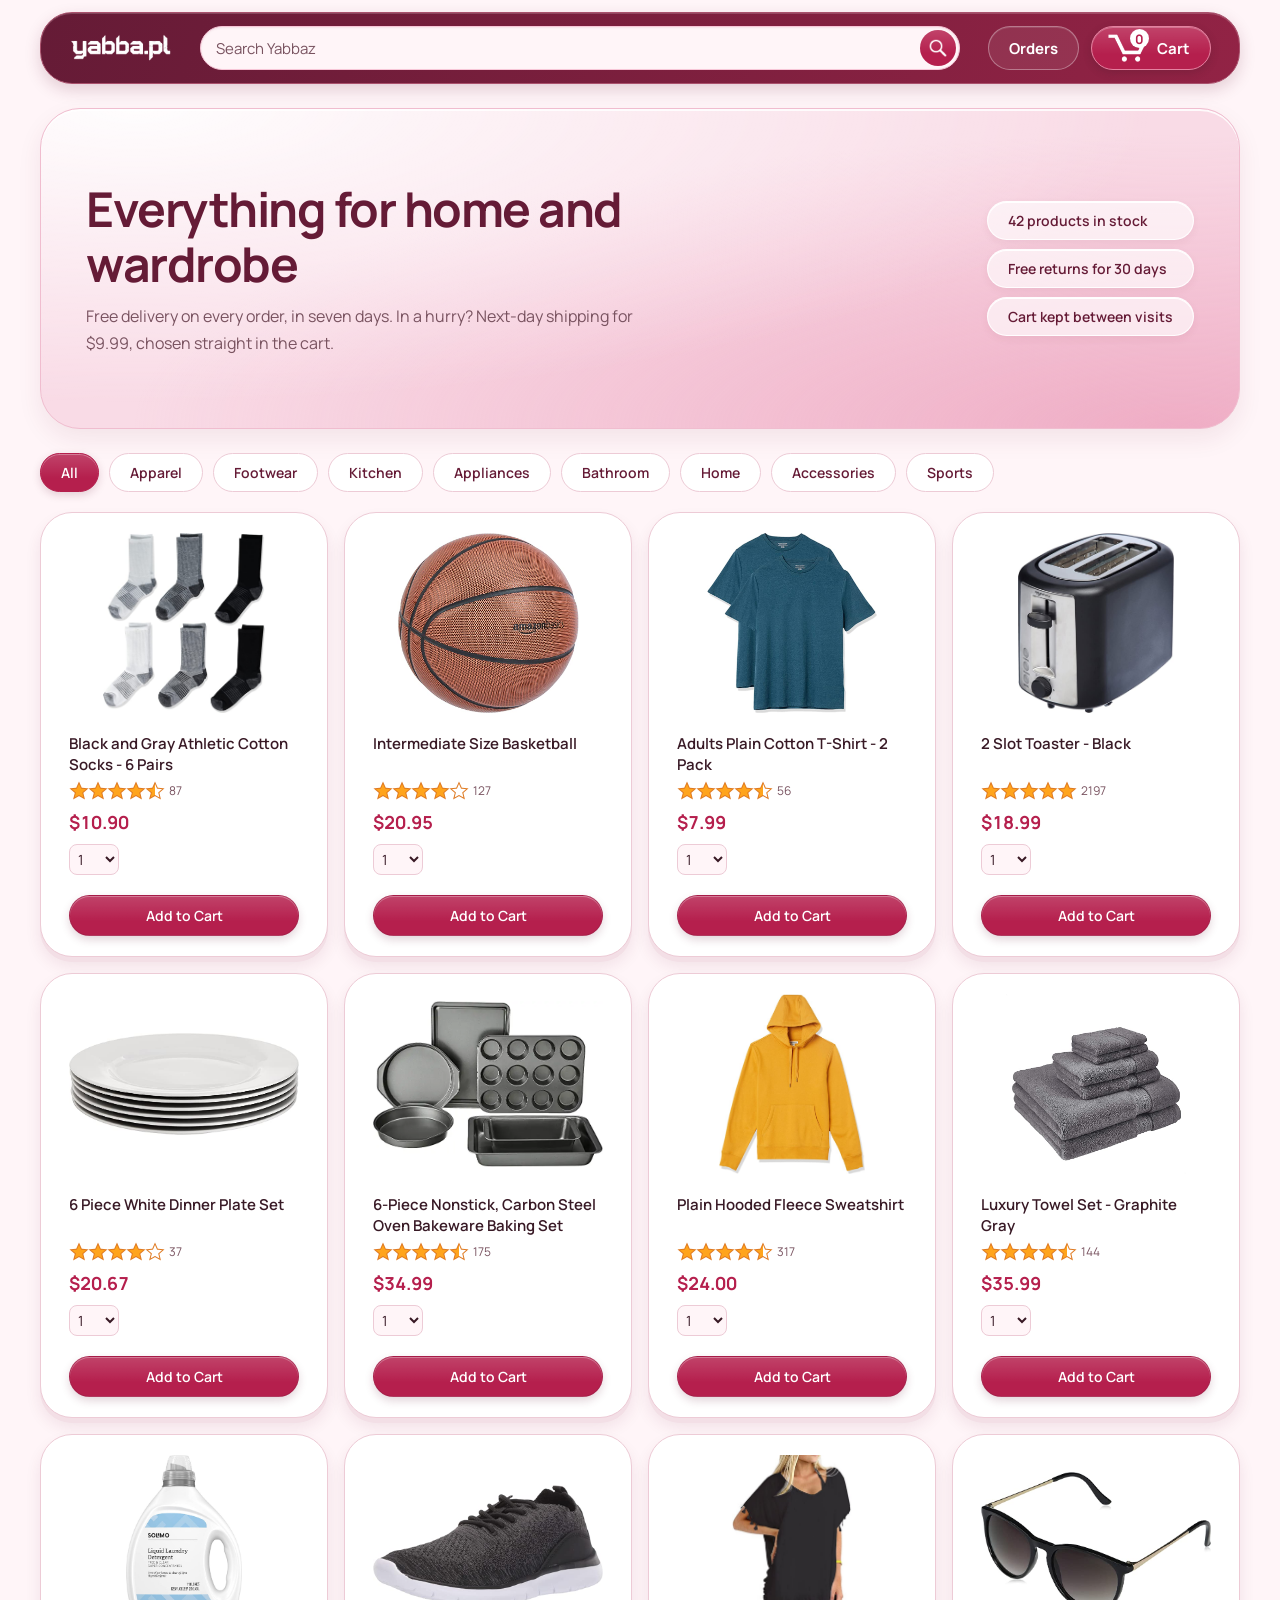
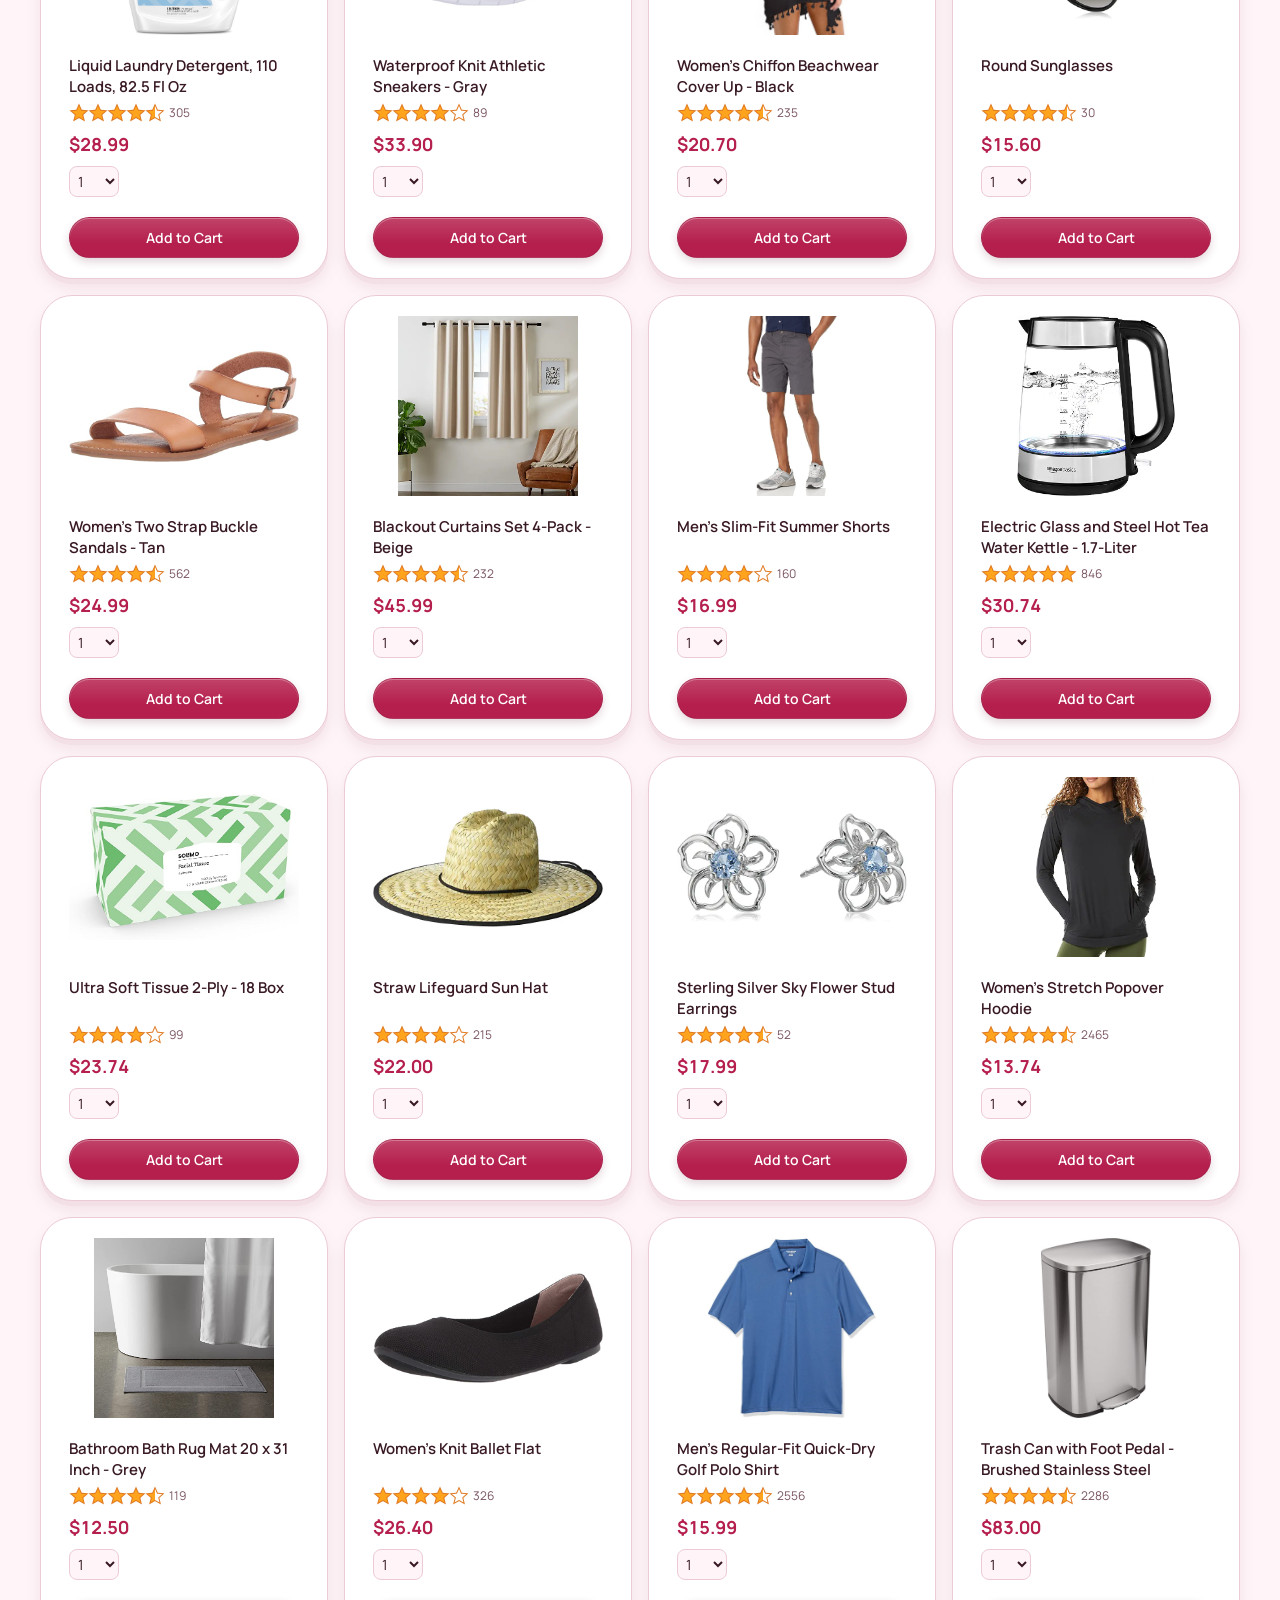
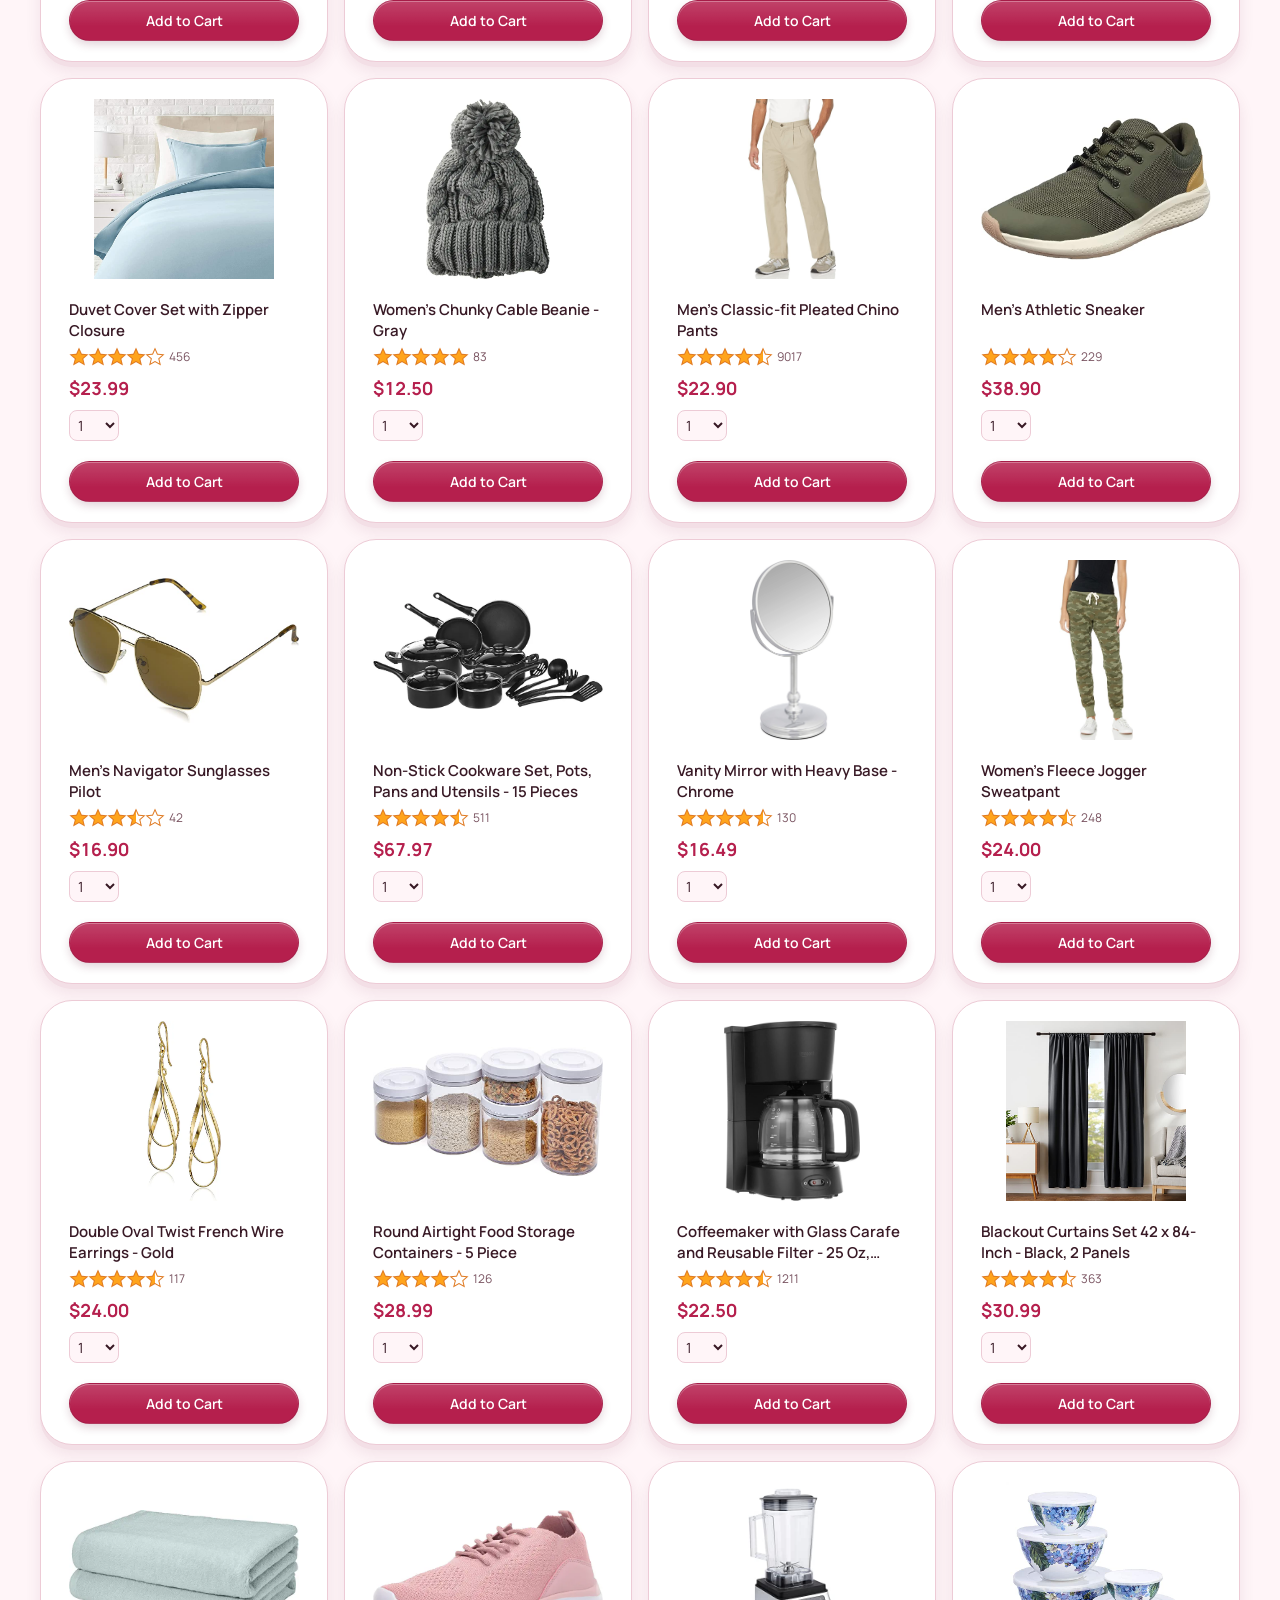
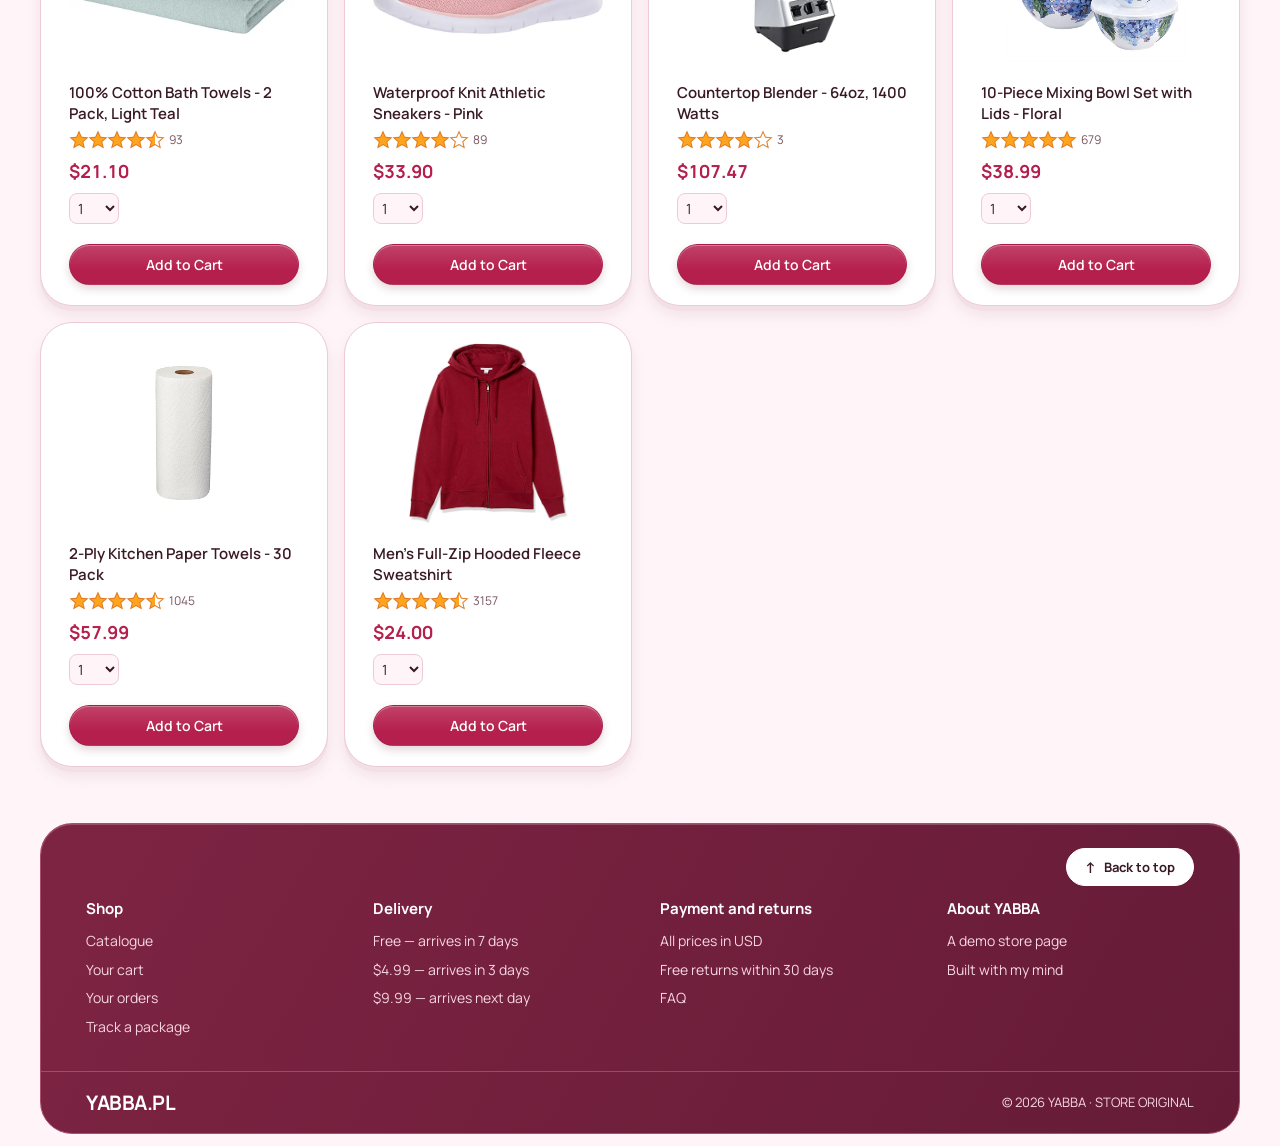
<file: index.html>
<!DOCTYPE html>
<html lang="en">

<head>
  <meta charset="utf-8">
  <link rel="preconnect" href="https://fonts.googleapis.com">
  <link rel="preconnect" href="https://fonts.gstatic.com" crossorigin>
  <link href="https://fonts.googleapis.com/css2?family=Manrope:wght@400;500;600;700&display=swap" rel="stylesheet">

  <meta name="viewport" content="width=device-width, initial-scale=1.0">

  <title>YABBA STORE</title>

  <link rel="stylesheet" href="styles/shared/general.css">
  <link rel="stylesheet" href="styles/shared/yabbaz-header.css">
  <link rel="stylesheet" href="styles/shared/yabbaz-footer.css">
  <link rel="stylesheet" href="styles/yabbaz.css">

</head>

<body>
  <header class="yabbaz-header" id="top">

    <div class="left-section-header">
      <a href="index.html">
        <img class="head-logo-img" src="images/yabba-logo.png" alt="YABBA">
      </a>
    </div>

    <div class="mid-section-header">
      <input type="text" placeholder="Search Yabbaz" class="search-bar">
      <button class="search-bar-button">
        <img class="search-bar-button-img" src="images/icons/search-icon.png" alt="Search">
      </button>
    </div>

    <div class="right-section-header">
      <a class="orders-link" href="orders.html">Orders</a>
      <a class="cart-container" href="checkout.html">
        <img class="cart-img" src="images/icons/cart-icon.png" alt="Cart">
        <span class="cart-counter js-cart-counter">0</span>
        <span class="cart-text">Cart</span>
      </a>
    </div>
  </header>

  <main class="yabbaz-main">
    <section class="hero-banner">
      <div class="hero-text">
        <h1 class="site-title-text">Everything for home and wardrobe</h1>
        <p class="hero-subtitle">Free delivery on every order, in seven days. In a hurry? Next-day
          shipping for $9.99, chosen straight in the cart.</p>
      </div>

      <div class="hero-highlights">
        <span class="hero-highlight">42 products in stock</span>
        <span class="hero-highlight">Free returns for 30 days</span>
        <span class="hero-highlight">Cart kept between visits</span>
      </div>
    </section>

    <nav class="category-nav">
      <button class="category-link category-link-active js-category-link" data-category="all">All</button>
      <button class="category-link js-category-link" data-category="apparel">Apparel</button>
      <button class="category-link js-category-link" data-category="footwear">Footwear</button>
      <button class="category-link js-category-link" data-category="kitchen">Kitchen</button>
      <button class="category-link js-category-link" data-category="appliances">Appliances</button>
      <button class="category-link js-category-link" data-category="bathroom">Bathroom</button>
      <button class="category-link js-category-link" data-category="home">Home</button>
      <button class="category-link js-category-link" data-category="accessories">Accessories</button>
      <button class="category-link js-category-link" data-category="sports">Sports</button>
    </nav>

    <ul class="products-grid js-products-grid"></ul>
  </main>


  <footer class="yabbaz-footer">
    <a class="back-to-top" href="#top">
      <span class="back-to-top-arrow">&uarr;</span>Back to top
    </a>

    <div class="footer-columns">
      <div class="footer-column">
        <span class="footer-heading">Shop</span>
        <a class="footer-link" href="index.html">Catalogue</a>
        <a class="footer-link" href="checkout.html">Your cart</a>
        <a class="footer-link" href="orders.html">Your orders</a>
        <a class="footer-link" href="tracking.html">Track a package</a>
      </div>

      <div class="footer-column">
        <span class="footer-heading">Delivery</span>
        <span class="footer-item">Free &mdash; arrives in 7 days</span>
        <span class="footer-item">$4.99 &mdash; arrives in 3 days</span>
        <span class="footer-item">$9.99 &mdash; arrives next day</span>
      </div>

      <div class="footer-column">
        <span class="footer-heading">Payment and returns</span>
        <span class="footer-item">All prices in USD</span>
        <span class="footer-item">Free returns within 30 days</span>
        <span class="footer-item">FAQ</span>
      </div>

      <div class="footer-column">
        <span class="footer-heading">About YABBA</span>
        <span class="footer-item">A demo store page</span>
        <span class="footer-item">Built with my mind</span>
      </div>
    </div>

    <div class="footer-bottom">
      <span class="footer-wordmark">YABBA.PL</span>
      <span class="footer-note">&copy; 2026 YABBA &middot; STORE ORIGINAL</span>
    </div>
  </footer>

  <script type="module" src="scripts/yabbaz.js"></script>
</body>

</html>
</file>
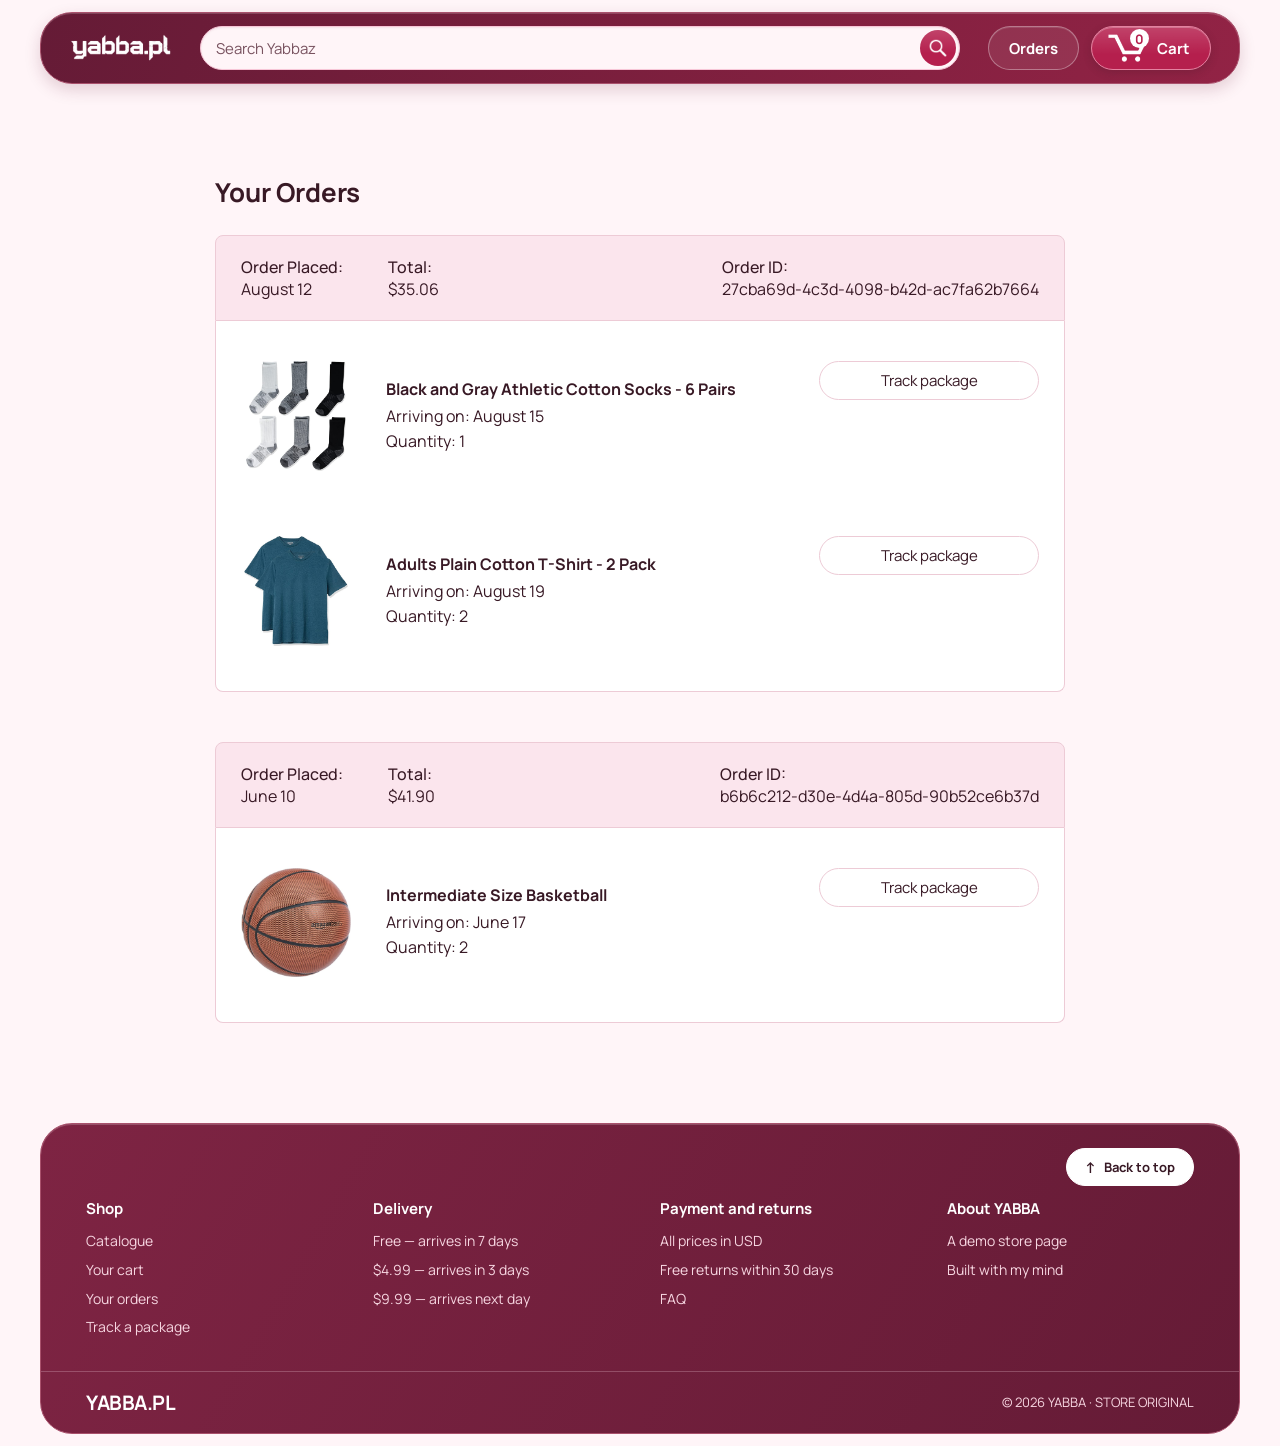
<file: orders.html>
<!DOCTYPE html>
<html>

<head>
  <meta charset="utf-8">
  <title>Orders</title>

  <meta name="viewport" content="width=device-width, initial-scale=1">

  <link rel="preconnect" href="https://fonts.googleapis.com">
  <link rel="preconnect" href="https://fonts.gstatic.com" crossorigin>
  <link href="https://fonts.googleapis.com/css2?family=Manrope:wght@400;500;600;700&display=swap" rel="stylesheet">

  <link rel="stylesheet" href="styles/shared/general.css">
  <link rel="stylesheet" href="styles/shared/yabbaz-header.css">
  <link rel="stylesheet" href="styles/shared/yabbaz-footer.css">
  <link rel="stylesheet" href="styles/pages/orders.css">
</head>

<body>
  <header class="yabbaz-header" id="top">

    <div class="left-section-header">
      <a href="index.html">
        <img class="head-logo-img" src="images/yabba-logo.png" alt="YABBA">
      </a>
    </div>

    <div class="mid-section-header">
      <input type="text" placeholder="Search Yabbaz" class="search-bar">
      <button class="search-bar-button">
        <img class="search-bar-button-img" src="images/icons/search-icon.png" alt="Search">
      </button>
    </div>

    <div class="right-section-header">
      <a class="orders-link" href="orders.html">Orders</a>
      <a class="cart-container" href="checkout.html">
        <img class="cart-img" src="images/icons/cart-icon.png" alt="Cart">
        <span class="cart-counter js-cart-counter">0</span>
        <span class="cart-text">Cart</span>
      </a>
    </div>
  </header>

  <div class="yabbaz-main">
    <h1 class="page-title">Your Orders</h1>

    <div class="orders-grid">
      <div class="order-container">

        <div class="order-header">
          <div class="order-header-left-section">
            <div class="order-date">
              <div class="order-header-label">Order Placed:</div>
              <div>August 12</div>
            </div>
            <div class="order-total">
              <div class="order-header-label">Total:</div>
              <div>$35.06</div>
            </div>
          </div>

          <div class="order-header-right-section">
            <div class="order-header-label">Order ID:</div>
            <div>27cba69d-4c3d-4098-b42d-ac7fa62b7664</div>
          </div>
        </div>

        <div class="order-details-grid">
          <div class="product-image-container">
            <img src="images/products/athletic-cotton-socks-6-pairs.jpg">
          </div>

          <div class="product-details">
            <div class="product-name">
              Black and Gray Athletic Cotton Socks - 6 Pairs
            </div>
            <div class="product-delivery-date">
              Arriving on: August 15
            </div>
            <div class="product-quantity">
              Quantity: 1
            </div>
          </div>

          <div class="product-actions">
            <a href="tracking.html">
              <button class="track-package-button button-secondary">
                Track package
              </button>
            </a>
          </div>

          <div class="product-image-container">
            <img src="images/products/adults-plain-cotton-tshirt-2-pack-teal.jpg">
          </div>

          <div class="product-details">
            <div class="product-name">
              Adults Plain Cotton T-Shirt - 2 Pack
            </div>
            <div class="product-delivery-date">
              Arriving on: August 19
            </div>
            <div class="product-quantity">
              Quantity: 2
            </div>
          </div>

          <div class="product-actions">
            <a href="tracking.html">
              <button class="track-package-button button-secondary">
                Track package
              </button>
            </a>
          </div>
        </div>
      </div>

      <div class="order-container">

        <div class="order-header">
          <div class="order-header-left-section">
            <div class="order-date">
              <div class="order-header-label">Order Placed:</div>
              <div>June 10</div>
            </div>
            <div class="order-total">
              <div class="order-header-label">Total:</div>
              <div>$41.90</div>
            </div>
          </div>

          <div class="order-header-right-section">
            <div class="order-header-label">Order ID:</div>
            <div>b6b6c212-d30e-4d4a-805d-90b52ce6b37d</div>
          </div>
        </div>

        <div class="order-details-grid">
          <div class="product-image-container">
            <img src="images/products/intermediate-composite-basketball.jpg">
          </div>

          <div class="product-details">
            <div class="product-name">
              Intermediate Size Basketball
            </div>
            <div class="product-delivery-date">
              Arriving on: June 17
            </div>
            <div class="product-quantity">
              Quantity: 2
            </div>
          </div>

          <div class="product-actions">
            <a href="tracking.html">
              <button class="track-package-button button-secondary">
                Track package
              </button>
            </a>
          </div>
        </div>
      </div>
    </div>
  </div>

  <footer class="yabbaz-footer">
    <a class="back-to-top" href="#top">
      <span class="back-to-top-arrow">&uarr;</span>Back to top
    </a>

    <div class="footer-columns">
      <div class="footer-column">
        <span class="footer-heading">Shop</span>
        <a class="footer-link" href="index.html">Catalogue</a>
        <a class="footer-link" href="checkout.html">Your cart</a>
        <a class="footer-link" href="orders.html">Your orders</a>
        <a class="footer-link" href="tracking.html">Track a package</a>
      </div>

      <div class="footer-column">
        <span class="footer-heading">Delivery</span>
        <span class="footer-item">Free &mdash; arrives in 7 days</span>
        <span class="footer-item">$4.99 &mdash; arrives in 3 days</span>
        <span class="footer-item">$9.99 &mdash; arrives next day</span>
      </div>

      <div class="footer-column">
        <span class="footer-heading">Payment and returns</span>
        <span class="footer-item">All prices in USD</span>
        <span class="footer-item">Free returns within 30 days</span>
        <span class="footer-item">FAQ</span>
      </div>

      <div class="footer-column">
        <span class="footer-heading">About YABBA</span>
        <span class="footer-item">A demo store page</span>
        <span class="footer-item">Built with my mind</span>
      </div>
    </div>

    <div class="footer-bottom">
      <span class="footer-wordmark">YABBA.PL</span>
      <span class="footer-note">&copy; 2026 YABBA &middot; STORE ORIGINAL</span>
    </div>
  </footer>
</body>

</html>
</file>
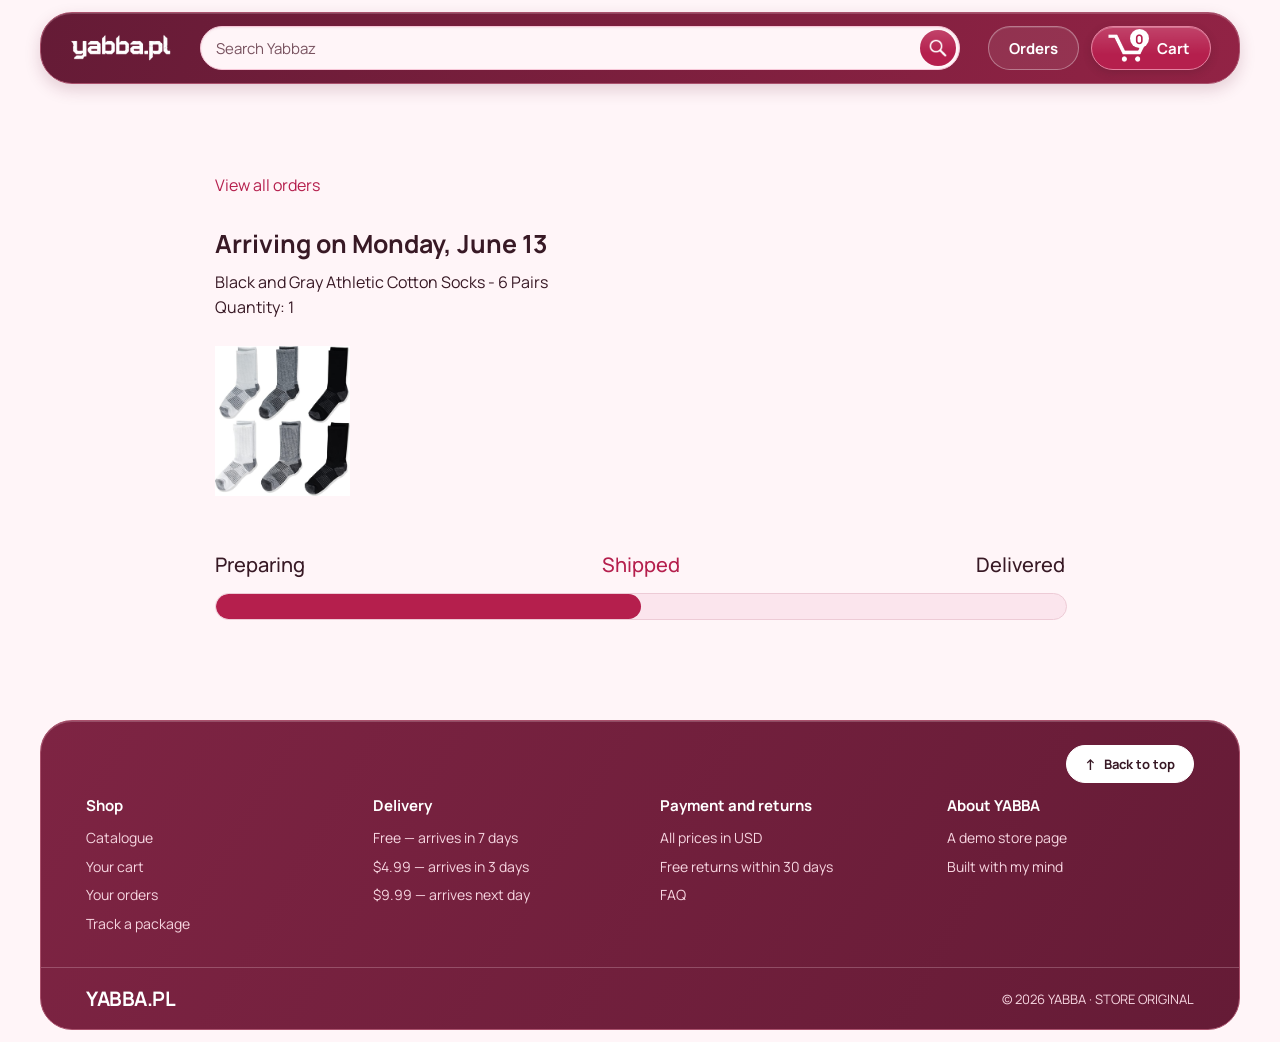
<file: tracking.html>
<!DOCTYPE html>
<html>

<head>
  <meta charset="utf-8">
  <title>Tracking</title>

  <meta name="viewport" content="width=device-width, initial-scale=1">

  <link rel="preconnect" href="https://fonts.googleapis.com">
  <link rel="preconnect" href="https://fonts.gstatic.com" crossorigin>
  <link href="https://fonts.googleapis.com/css2?family=Manrope:wght@400;500;600;700&display=swap" rel="stylesheet">

  <link rel="stylesheet" href="styles/shared/general.css">
  <link rel="stylesheet" href="styles/shared/yabbaz-header.css">
  <link rel="stylesheet" href="styles/shared/yabbaz-footer.css">
  <link rel="stylesheet" href="styles/pages/tracking.css">

</head>

<body>
  <header class="yabbaz-header" id="top">

    <div class="left-section-header">
      <a href="index.html">
        <img class="head-logo-img" src="images/yabba-logo.png" alt="YABBA">
      </a>
    </div>

    <div class="mid-section-header">
      <input type="text" placeholder="Search Yabbaz" class="search-bar">
      <button class="search-bar-button">
        <img class="search-bar-button-img" src="images/icons/search-icon.png" alt="Search">
      </button>
    </div>

    <div class="right-section-header">
      <a class="orders-link" href="orders.html">Orders</a>
      <a class="cart-container" href="checkout.html">
        <img class="cart-img" src="images/icons/cart-icon.png" alt="Cart">
        <span class="cart-counter js-cart-counter">0</span>
        <span class="cart-text">Cart</span>
      </a>
    </div>
  </header>

  <div class="yabbaz-main">
    <div class="order-tracking">
      <a class="back-to-orders-link link-primary" href="orders.html">
        View all orders
      </a>

      <div class="delivery-date">
        Arriving on Monday, June 13
      </div>

      <div class="product-info">
        Black and Gray Athletic Cotton Socks - 6 Pairs
      </div>

      <div class="product-info">
        Quantity: 1
      </div>

      <img class="product-image" src="images/products/athletic-cotton-socks-6-pairs.jpg">

      <div class="progress-labels-container">
        <div class="progress-label">
          Preparing
        </div>
        <div class="progress-label current-status">
          Shipped
        </div>
        <div class="progress-label">
          Delivered
        </div>
      </div>

      <div class="progress-bar-container">
        <div class="progress-bar"></div>
      </div>
    </div>
  </div>

  <footer class="yabbaz-footer">
    <a class="back-to-top" href="#top">
      <span class="back-to-top-arrow">&uarr;</span>Back to top
    </a>

    <div class="footer-columns">
      <div class="footer-column">
        <span class="footer-heading">Shop</span>
        <a class="footer-link" href="index.html">Catalogue</a>
        <a class="footer-link" href="checkout.html">Your cart</a>
        <a class="footer-link" href="orders.html">Your orders</a>
        <a class="footer-link" href="tracking.html">Track a package</a>
      </div>

      <div class="footer-column">
        <span class="footer-heading">Delivery</span>
        <span class="footer-item">Free &mdash; arrives in 7 days</span>
        <span class="footer-item">$4.99 &mdash; arrives in 3 days</span>
        <span class="footer-item">$9.99 &mdash; arrives next day</span>
      </div>

      <div class="footer-column">
        <span class="footer-heading">Payment and returns</span>
        <span class="footer-item">All prices in USD</span>
        <span class="footer-item">Free returns within 30 days</span>
        <span class="footer-item">FAQ</span>
      </div>

      <div class="footer-column">
        <span class="footer-heading">About YABBA</span>
        <span class="footer-item">A demo store page</span>
        <span class="footer-item">Built with my mind</span>
      </div>
    </div>

    <div class="footer-bottom">
      <span class="footer-wordmark">YABBA.PL</span>
      <span class="footer-note">&copy; 2026 YABBA &middot; STORE ORIGINAL</span>
    </div>
  </footer>
</body>

</html>
</file>
<file: styles/shared/general.css>
@charset "utf-8";

:root {
  --page: #fff5f8;
  --surface: #ffffff;
  --surface-muted: #fbe5ed;
  --text: #381925;
  --text-muted: #795360;
  --border: #edcbd6;
  --accent: #b51f4d;
  --accent-hover: #8e153a;
  --cherry: #651b36;
  --glaze: linear-gradient(180deg, rgba(255, 255, 255, 0.16), transparent 65%);
}

body {
  margin: 0;
  font-family: Manrope, Arial, sans-serif;
  background-color: var(--page);
  color: var(--text);
}

p {
  margin: 0;
}

a {
  text-decoration: none;
}

button {
  cursor: pointer;
}

select {
  cursor: pointer;
}

input, select, button {
  font-family: inherit;
}

.button-primary {
  color: white;
  background: var(--glaze), var(--accent);
  border: 1px solid var(--accent);
  border-radius: 22px;
  cursor: pointer;
  box-shadow: 0 4px 8px rgba(101, 27, 54, 0.16), inset 0 1px 0 rgba(255, 255, 255, 0.3);
  transition: transform 0.18s ease, box-shadow 0.18s ease;
}

.button-primary:hover {
  transform: translateY(-1px) scale(1.04);
  background-color: var(--accent-hover);
  box-shadow: 0 3px 8px rgba(37, 39, 39, 0.1);
}

.button-primary:active {
  transform: scale(0.98);
  box-shadow: none;
}

.button-secondary {
  color: var(--text);
  background: var(--surface);
  border: 1px solid var(--border);
  border-radius: 22px;
  cursor: pointer;
  box-shadow: none;
  transition: transform 0.18s ease, box-shadow 0.18s ease;
}

.button-secondary:hover {
  transform: translateY(-1px) scale(1.04);
  border-color: var(--text-muted);
  box-shadow: 0 3px 8px rgba(37, 39, 39, 0.08);
}

.button-secondary:active {
  transform: scale(0.98);
  box-shadow: none;
}

.limit-text-to-2-lines {
  display: -webkit-box;
  -webkit-line-clamp: 2;
  -webkit-box-orient: vertical;
  overflow: hidden;
}

.link-primary {
  color: var(--accent);
  cursor: pointer;
}

.link-primary:hover {
  color: var(--accent-hover);
}

select {
  color: var(--text);
  background-color: var(--surface-muted);
  border: 1px solid var(--border);
  border-radius: 8px;
  padding: 3px 5px;
  font-size: 15px;
  cursor: pointer;
  box-shadow: none;
}

select:focus,
input:focus {
  outline: 2px solid var(--accent);
  outline-offset: 2px;
}

button:focus-visible,
a:focus-visible {
  outline: 2px solid var(--accent);
  outline-offset: 3px;
}

input[type="radio"] {
  accent-color: var(--accent);
}

@media (prefers-reduced-motion: reduce) {
  *,
  *::before,
  *::after {
    transition: none !important;
    animation: none !important;
    scroll-behavior: auto !important;
  }
}
</file>
<file: styles/shared/yabbaz-header.css>
@charset "utf-8";

.yabbaz-header {
  display: flex;
  box-sizing: border-box;
  margin: 12px 40px;
  height: 72px;
  padding: 0 28px;
  align-items: center;
  justify-content: space-between;
  border-radius: 32px;
  min-width: 540px;

  background: linear-gradient(110deg, #651b36, #922345);
  border: 1px solid #a9516c;
  box-shadow: 0 6px 16px rgba(101, 27, 54, 0.18), inset 0 1px 0 rgba(255, 255, 255, 0.18);
}

.left-section-header {
  display: flex;
  align-items: center;
  flex-shrink: 0;
  height: 100%;
}

.left-section-header a {
  display: flex;
  align-items: center;
  height: 44px;
}

.head-logo-img {
  height: 28px;
  width: auto;
  display: block;
  filter: brightness(0) invert(1);
}

.mid-section-header {
  display: flex;
  flex: 1;
  align-items: center;
  box-sizing: border-box;
  height: 44px;
  max-width: 760px;
  margin: 0 24px;
  padding: 3px;
  gap: 6px;
  min-width: 0;
  background: var(--page);
  border: 1px solid #f7c6d7;
  border-radius: 24px;
  box-shadow: inset 0 1px 2px rgba(101, 27, 54, 0.08);
}

.mid-section-header:focus-within {
  background: var(--surface);
  outline: 2px solid #ffc2d7;
  outline-offset: 3px;
}

.search-bar {
  flex: 1;
  box-sizing: border-box;
  width: 0;
  border: 0;
  background: transparent;
  height: 100%;
  min-width: 0;
  font-family: inherit;
  font-size: 15px;
  line-height: 20px;
  padding: 0 12px;
  border-radius: 20px;
  color: var(--text);
  outline: none;
}

.search-bar::placeholder {
  color: var(--text-muted);
}

.search-bar:focus {
  outline: none;
}

.search-bar-button {
  display: flex;
  justify-content: center;
  align-items: center;
  flex: 0 0 36px;
  box-sizing: border-box;
  padding: 0;
  background: var(--glaze), var(--accent);
  border: 0;
  height: 36px;
  width: 36px;
  border-radius: 50%;
  cursor: pointer;
  box-shadow: none;
}

.search-bar-button-img {
  display: block;
  height: 18px;
  width: 18px;
  filter: brightness(0) invert(1);
}

.right-section-header {
  display: flex;
  align-items: center;
  flex-shrink: 0;
  gap: 12px;
}

.yabbaz-header a {
  text-decoration: none;
}

.orders-link {
  display: flex;
  align-items: center;
  justify-content: center;
  box-sizing: border-box;
  height: 44px;
  padding: 0 20px;
  border-radius: 22px;
  font-size: 15px;
  font-weight: 700;
  white-space: nowrap;
  color: white;
  background: rgba(255, 255, 255, 0.08);
  border: 1px solid rgba(255, 255, 255, 0.35);
  box-shadow: inset 0 1px 0 rgba(255, 255, 255, 0.12);
  transition: transform 0.18s ease, box-shadow 0.18s ease;
}

.orders-link:hover {
  transform: translateY(-1px) scale(1.04);
  box-shadow: 0 3px 8px rgba(37, 39, 39, 0.08);
}

.orders-link:active {
  transform: scale(0.98);
}

.cart-container {
  display: flex;
  position: relative;
  box-sizing: border-box;
  height: 44px;
  align-items: center;
  gap: 9px;
  padding: 0 20px 0 16px;
  border-radius: 24px;
  background: var(--glaze), var(--accent);
  border: 1px solid #e581a0;
  box-shadow: 0 3px 8px rgba(56, 25, 37, 0.2), inset 0 1px 0 rgba(255, 255, 255, 0.25);
  transition: transform 0.18s ease, box-shadow 0.18s ease;
}

.cart-container:hover {
  transform: translateY(-1px) scale(1.04);
  background: var(--accent-hover);
  box-shadow: 0 3px 8px rgba(37, 39, 39, 0.1);
}

.cart-container:active {
  transform: scale(0.98);
}

.cart-img {
  height: 28px;
}

.cart-counter {
  position: absolute;
  left: 38px; 
  top: 2px;
  min-width: 19px;
  height: 19px;
  padding: 0 5px;
  box-sizing: border-box;
  border-radius: 11px;
  display: flex;
  align-items: center;
  justify-content: center;
  background: white;
  color: var(--accent);
  font-weight: 700;
  font-size: 13px;
  box-shadow: none;
}

.cart-text {
  color: white;
  font-size: 15px;
  font-weight: bold;
}

.yabbaz-header a:focus-visible {
  outline-color: #ffc2d7;
}

.search-bar-button:focus-visible {
  outline-color: var(--accent);
  outline-offset: 2px;
}

@media (max-width: 640px) {
  .yabbaz-header {
    height: auto;
    min-width: 0;
    margin: 12px 16px;
    flex-wrap: wrap;
    padding: 12px 16px;
  }

  .mid-section-header {
    order: 3;
    flex-basis: 100%;
    margin: 12px 0 0;
  }
}
</file>
<file: styles/shared/yabbaz-footer.css>
@charset "utf-8";

.yabbaz-footer {
  position: relative;
  margin: 40px 40px 12px;
  border-radius: 32px;
  overflow: hidden;
  min-width: 540px;

  background: linear-gradient(120deg, #7e2443, var(--cherry));
  border: 1px solid #a9516c;
  box-shadow: inset 0 1px 0 rgba(255, 255, 255, 0.2);
}

.footer-columns {
  display: grid;
  grid-template-columns: repeat(auto-fit, minmax(210px, 1fr));
  gap: 26px 40px;
  padding: 74px 45px 34px;
}

.footer-column {
  display: flex;
  flex-direction: column;
  gap: 9px;
}

.footer-heading {
  margin-bottom: 3px;
  font-size: 15px;
  font-weight: 700;
  color: white;
}

.footer-link,
.footer-item {
  font-size: 14px;
  line-height: 1.4;
  color: #f7d6e1;
}

.footer-link:hover {
  color: white;
  text-decoration: underline;
}

.footer-bottom {
  display: flex;
  flex-wrap: wrap;
  align-items: center;
  justify-content: space-between;
  gap: 14px 20px;
  padding: 17px 45px;
  border-top: 1px solid rgba(247, 214, 225, 0.25);
}

.footer-wordmark {
  font-size: 20px;
  font-weight: 700;
  letter-spacing: -0.5px;
  color: white;
}

.footer-note {
  font-size: 13px;
  color: #f7d6e1;
}

.back-to-top {
  display: flex;
  align-items: center;
  gap: 8px;
  position: absolute;
  top: 24px;
  right: 45px;
  padding: 9px 18px;
  border-radius: 22px;
  font-size: 13px;
  font-weight: 700;
  white-space: nowrap;
  color: var(--text);
  background: var(--surface);
  border: 1px solid var(--surface);
  box-shadow: none;
  transition: transform 0.18s ease, box-shadow 0.18s ease;
}

.back-to-top:hover {
  transform: translateY(-1px) scale(1.05);
  box-shadow: 0 3px 8px rgba(0, 0, 0, 0.12);
}

.back-to-top:active {
  transform: scale(0.98);
}

.back-to-top-arrow {
  font-size: 15px;
  line-height: 1;
  color: var(--text);
}

.yabbaz-footer a:focus-visible {
  outline-color: #ffc2d7;
}

@media (max-width: 640px) {
  .yabbaz-footer {
    min-width: 0;
    margin: 40px 16px 12px;
  }

  .back-to-top {
    top: 20px;
    right: 24px;
  }

  .footer-columns {
    padding: 66px 24px 26px;
  }

  .footer-bottom {
    padding: 15px 24px;
  }
}
</file>
<file: styles/yabbaz.css>
@charset "utf-8";
.yabbaz-main {
  display: flex;
  flex-direction: column;
  align-items: center;
  margin: 0px 40px;
}

.site-title-text {
  margin: 0;
  font-size: 48px;
  font-weight: 700;
  line-height: 1.15;
  letter-spacing: -1.5px;
  color: var(--cherry);
}

.hero-banner {
  width: 100%;
  box-sizing: border-box;
  display: flex;
  flex-wrap: wrap;
  align-items: center;
  justify-content: space-between;
  gap: 26px;
  margin-top: 12px;
  padding: 72px 45px;
  border-radius: 40px;
  background:
    radial-gradient(ellipse at 8% 0%, rgba(255, 255, 255, 0.95), transparent 65%),
    radial-gradient(ellipse at 95% 100%, #efadc5, transparent 65%),
    #f9dbe6;
  border: 1px solid #f0bdcf;
  box-shadow: 0 10px 24px rgba(101, 27, 54, 0.08), inset 0 2px 0 rgba(255, 255, 255, 0.85);
}

.hero-text {
  max-width: 580px;
}

.hero-subtitle {
  margin-top: 12px;
  font-size: 16px;
  line-height: 1.65;
  color: var(--text-muted);
}

.hero-highlights {
  display: flex;
  flex-direction: column;
  gap: 9px;
}

.hero-highlight {
  padding: 9px 20px;
  border-radius: 24px;
  font-size: 14px;
  font-weight: 600;
  color: var(--cherry);
  background: rgba(255, 255, 255, 0.65);
  border: 1px solid rgba(255, 255, 255, 0.9);
  box-shadow: 0 3px 8px rgba(101, 27, 54, 0.06), inset 0 1px 0 white;
}

.category-nav {
  width: 100%;
  display: flex;
  flex-wrap: wrap;
  align-items: center;
  gap: 10px;
  margin-top: 24px;
}

.category-link {
  padding: 9px 20px;
  border-radius: 20px;
  font-family: inherit;
  font-size: 14px;
  font-weight: 600;
  color: var(--cherry);
  background: var(--surface);
  border: 1px solid var(--border);
  transition: transform 0.18s ease, background 0.18s ease, color 0.18s ease;
}

.category-link:hover {
  color: white;
  background: var(--accent-hover);
  border-color: var(--accent-hover);
  transform: translateY(-1px) scale(1.05);
}

.category-link:active {
  transform: scale(0.98);
}

.category-link-active {
  color: white;
  background: var(--glaze), var(--accent);
  border-color: var(--accent);
  box-shadow: 0 3px 8px rgba(101, 27, 54, 0.18), inset 0 1px 0 rgba(255, 255, 255, 0.3);
}

.category-empty {
  width: 100%;
  margin-top: 40px;
  text-align: center;
  font-size: 17px;
  color: var(--text-muted);
}

.products-grid {
  width: 100%;
  list-style: none;
  display: grid;
  grid-template-columns: repeat(auto-fill, minmax(260px, 1fr));
  gap: 16px;
  padding-left: 0;
  margin-top: 20px;
}

.checkout-products-grid {
  list-style: none;
  display: grid;
  grid-template-columns: repeat(auto-fill, 100%);
  gap: 10px;
  padding-left: 0;
  margin-top: 20px;
}

.product-card {
  display: flex;
  flex-direction: column;
  background-color: var(--surface);
  border: 1px solid var(--border);
  border-radius: 32px;
  padding: 20px 28px;
  box-shadow: 0 5px 0 #f3dfe6, 0 9px 16px rgba(101, 27, 54, 0.09);
}

.checkout-product-info {
  display: flex;
  flex-direction: column;
  margin-left: 20px;
}

.product-pic-container {
  display: flex;
  justify-content: center;
  align-items: center;
  height: 180px;
  margin-bottom: 20px;
}

.checkout-product-pic-container {
  margin-bottom: 0;
  width: 140px;
  min-width: 100px;
}

.product-pic {
  max-width: 100%;
  max-height: 100%;
}

.product-name {
  font-size: 15px;
  line-height: 1.4;
  margin-bottom: 6px;
  height: 42px;
  display: -webkit-box;
  -webkit-line-clamp: 2;
  line-clamp: 2;
  -webkit-box-orient: vertical;
  overflow: hidden;
  font-weight: 600;
}

.product-rating {
  display: flex;
  align-items: center;
  gap: 4px;
  margin-bottom: 10px;
}

.product-rating-stars {
  height: 19px;
}

.product-rating-number {
  font-size: 12px;
  color: var(--text-muted);
}

.product-price {
  color: var(--accent);
  margin-bottom: 10px;
  font-size: 18px;
  font-weight: 700;
  font-variant-numeric: tabular-nums;
}

.checkout-product-price {
  margin-right: 20px;
}

.product-quantity-select {
  padding: 4px 4px;
  border-radius: 8px;
  border: 1px solid var(--border);
  background-color: var(--page);
  width: 50px;
  font-size: 14px;
  cursor: pointer;
}

.product-add-button {
  background: var(--glaze), var(--accent);
  color: white;
  font-weight: 600;
  margin-top: 20px;
  font-size: 14px;
  border: 1px solid rgba(101, 27, 54, 0.18);
  border-radius: 24px;
  padding: 10px;
  box-shadow: 0 4px 8px rgba(101, 27, 54, 0.18), inset 0 1px 0 rgba(255, 255, 255, 0.3);
  transition: transform 0.18s ease, box-shadow 0.18s ease, background-color 0.3s ease, color 0.3s ease;
  position: relative;
}

.product-add-button:hover {
  transform: translateY(-1px) scale(1.04);
  background-color: var(--accent-hover);
  box-shadow: 0 6px 12px rgba(101, 27, 54, 0.22), inset 0 1px 0 rgba(255, 255, 255, 0.3);
}

.product-add-button:active {
  transform: scale(0.98);
  box-shadow: none;
}

.product-add-button.is-added {
  background-color: var(--accent-hover);
  border-color: var(--accent-hover);
  color: transparent;
  pointer-events: none;
}

.product-add-button::after {
  content: '✔';
  font-size: 20px;
  color: white;
  position: absolute;
  opacity: 0;
  left: 50%;
  top: 46%;
  transform: translate(-50%, -50%);
  transition: opacity 0.3s ease;
}

.product-add-button.is-added::after {
  opacity: 1;
}

.product-remove-button {
  background-color: white;
  border: 1px solid var(--accent);
  color: var(--accent);
  font-weight: 600;
  margin-top: 20px;
  font-size: 14px;
  border-radius: 22px;
  padding: 6px;
  box-shadow: none;
  transition: background-color 0.2s ease, color 0.2s ease;
}

.product-remove-button:hover {
  background-color: var(--accent);
  color: white;
}

.product-remove-button:active {
  background-color: var(--accent-hover);
  border-color: var(--accent-hover);
  box-shadow: none;
}

.checkout-product-remove-button {
  margin-top: 0;
  margin-right: 20px;
  padding: 6px 40px;
}

.checkout-item-quantity {
  font-size: 16px;
  text-wrap-mode: nowrap;
}

.button-quantity-container {
  display: flex;
  align-items: center;
  margin-top: 15px;
}

.whole-product-info {
  display: flex;
  flex-direction: row;
  align-items: center;
  width: 100%;
}

.checkout-product-container {
  display: flex;
}

.delivery-date-text {
  color: var(--accent);
  font-size: 18px;
  font-weight: bold;
  margin-bottom: 8px;
}

.delivery-options-title {
  font-weight: 700;
  margin-bottom: 10px;
}

.delivery-option {
  display: grid;
  grid-template-columns: 24px 1fr;
  margin-bottom: 12px;
  cursor: pointer;
}

.delivery-option-input {
  margin-left: 0px;
  cursor: pointer;
}

.delivery-option-date {
  color: var(--accent);
  font-weight: 500;
  margin-bottom: 3px;
}

.delivery-option-price {
  color: var(--text-muted);
  font-size: 15px;
}

.delivery-options {
  grid-column: 1 / span 2;
  margin-left: auto;
  white-space: nowrap;
}

@media (max-width: 2000px) {
  .products-grid {
    grid-template-columns: repeat(6, 1fr);
  }
}

@media (max-width: 1600px) {
  .products-grid {
    grid-template-columns: repeat(5, 1fr);
  }
}

@media (max-width: 1300px) {
  .products-grid {
    grid-template-columns: repeat(4, 1fr);
  }
}

@media (max-width: 1000px) {
  .products-grid {
    grid-template-columns: repeat(3, 1fr);
  }
}

@media (max-width: 800px) {
  .products-grid {
    grid-template-columns: repeat(2, 1fr);
  }
}

@media (max-width: 640px) {
  .yabbaz-main {
    margin: 0px 16px;
  }

  .hero-banner {
    padding: 26px 24px;
  }
}

@media (max-width: 575px) {
  .products-grid {
    grid-template-columns: repeat(2, 1fr);
  }
}

@media (max-width: 450px) {
  .products-grid {
    grid-template-columns: 1fr;
  }
}
</file>
<file: styles/pages/orders.css>
@charset "utf-8";

.yabbaz-main {
  max-width: 850px;
  margin-top: 90px;
  margin-bottom: 100px;
  padding-left: 20px;
  padding-right: 20px;

  margin-left: auto;
  margin-right: auto;
}

.page-title {
  font-weight: 700;
  font-size: 26px;
  margin: 0 0 25px;
}

.orders-grid {
  display: grid;
  grid-template-columns: 1fr;
  row-gap: 50px;
}

.order-header {
  background-color: var(--surface-muted);
  border: 1px solid var(--border);

  display: flex;
  align-items: center;
  justify-content: space-between;

  padding: 20px 25px;
  border-top-left-radius: 8px;
  border-top-right-radius: 8px;
}

.order-header-left-section {
  display: flex;
  flex-shrink: 0;
}

.order-header-label {
  font-weight: 500;
}

.order-date,
.order-total {
  margin-right: 45px;
}

.order-header-right-section {
  flex-shrink: 1;
}

@media (max-width: 575px) {
  .order-header {
    flex-direction: column;
    align-items: start;
    line-height: 23px;
    padding: 15px;
  }

  .order-header-left-section {
    flex-direction: column;
  }

  .order-header-label {
    margin-right: 5px;
  }

  .order-date,
  .order-total {
    display: grid;
    grid-template-columns: auto 1fr;
    margin-right: 0;
  }

  .order-header-right-section {
    display: grid;
    grid-template-columns: auto 1fr;
  }
}

.order-details-grid {
  padding: 40px 25px;
  background-color: var(--surface);
  border: 1px solid var(--border);
  border-top: none;
  border-bottom-left-radius: 8px;
  border-bottom-right-radius: 8px;

  display: grid;
  grid-template-columns: 110px 1fr 220px;
  column-gap: 35px;
  row-gap: 60px;
  align-items: center;
}

@media (max-width: 800px) {
  .order-details-grid {
    grid-template-columns: 110px 1fr;
    row-gap: 0;
    padding-bottom: 8px;
  }
}

@media (max-width: 450px) {
  .order-details-grid {
    grid-template-columns: 1fr;
  }
}

.product-image-container {
  text-align: center;
}

.product-image-container img {
  max-width: 110px;
  max-height: 110px;
}

.product-name {
  font-weight: 700;
  margin-bottom: 5px;
}

.product-delivery-date {
  margin-bottom: 3px;
}

.product-quantity {
  margin-bottom: 8px;
}

.product-actions {
  align-self: start;
}

.track-package-button {
  width: 100%;
  font-size: 15px;
  padding: 8px;
}

@media (max-width: 800px) {
  .product-actions {
    grid-column: 2;
    margin-bottom: 30px;
  }

  .track-package-button {
    width: 140px;
  }
}

@media (max-width: 450px) {
  .product-image-container {
    text-align: center;
    margin-bottom: 25px;
  }

  .product-image-container img {
    max-width: 150px;
    max-height: 150px;
  }

  .product-name {
    margin-bottom: 10px;
  }

  .product-quantity {
    margin-bottom: 15px;
  }

  .product-actions {
    grid-column: auto;
    margin-bottom: 70px;
  }

  .track-package-button {
    width: 100%;
    padding: 12px;
  }
}
</file>
<file: styles/pages/tracking.css>
@charset "utf-8";

.yabbaz-main {
  max-width: 850px;
  margin-top: 90px;
  margin-bottom: 100px;
  padding-left: 30px;
  padding-right: 30px;

  margin-left: auto;
  margin-right: auto;
}

.back-to-orders-link {
  display: inline-block;
  margin-bottom: 30px;
}

.delivery-date {
  font-size: 25px;
  font-weight: 700;
  margin-bottom: 10px;
}

.product-info {
  margin-bottom: 3px;
}

.product-image {
  max-width: 150px;
  max-height: 150px;
  margin-top: 25px;
  margin-bottom: 50px;
}

.progress-labels-container {
  display: flex;
  justify-content: space-between;
  font-size: 20px;
  font-weight: 500;
  margin-bottom: 15px;
}

.current-status {
  color: var(--accent);
}

@media (max-width: 575px) {
  .progress-labels-container {
    font-size: 16px;
  }
}

@media (max-width: 450px) {
  .progress-labels-container {
    flex-direction: column;
    margin-bottom: 5px;
  }

  .progress-label {
    margin-bottom: 3px;
  }
}

.progress-bar-container {
  height: 25px;
  width: 100%;

  background-color: var(--surface-muted);
  border: 1px solid var(--border);
  border-radius: 50px;
  overflow: hidden;
}

.progress-bar {
  height: 100%;
  background-color: var(--accent);
  border-radius: 50px;
  width: 50%;
}
</file>
